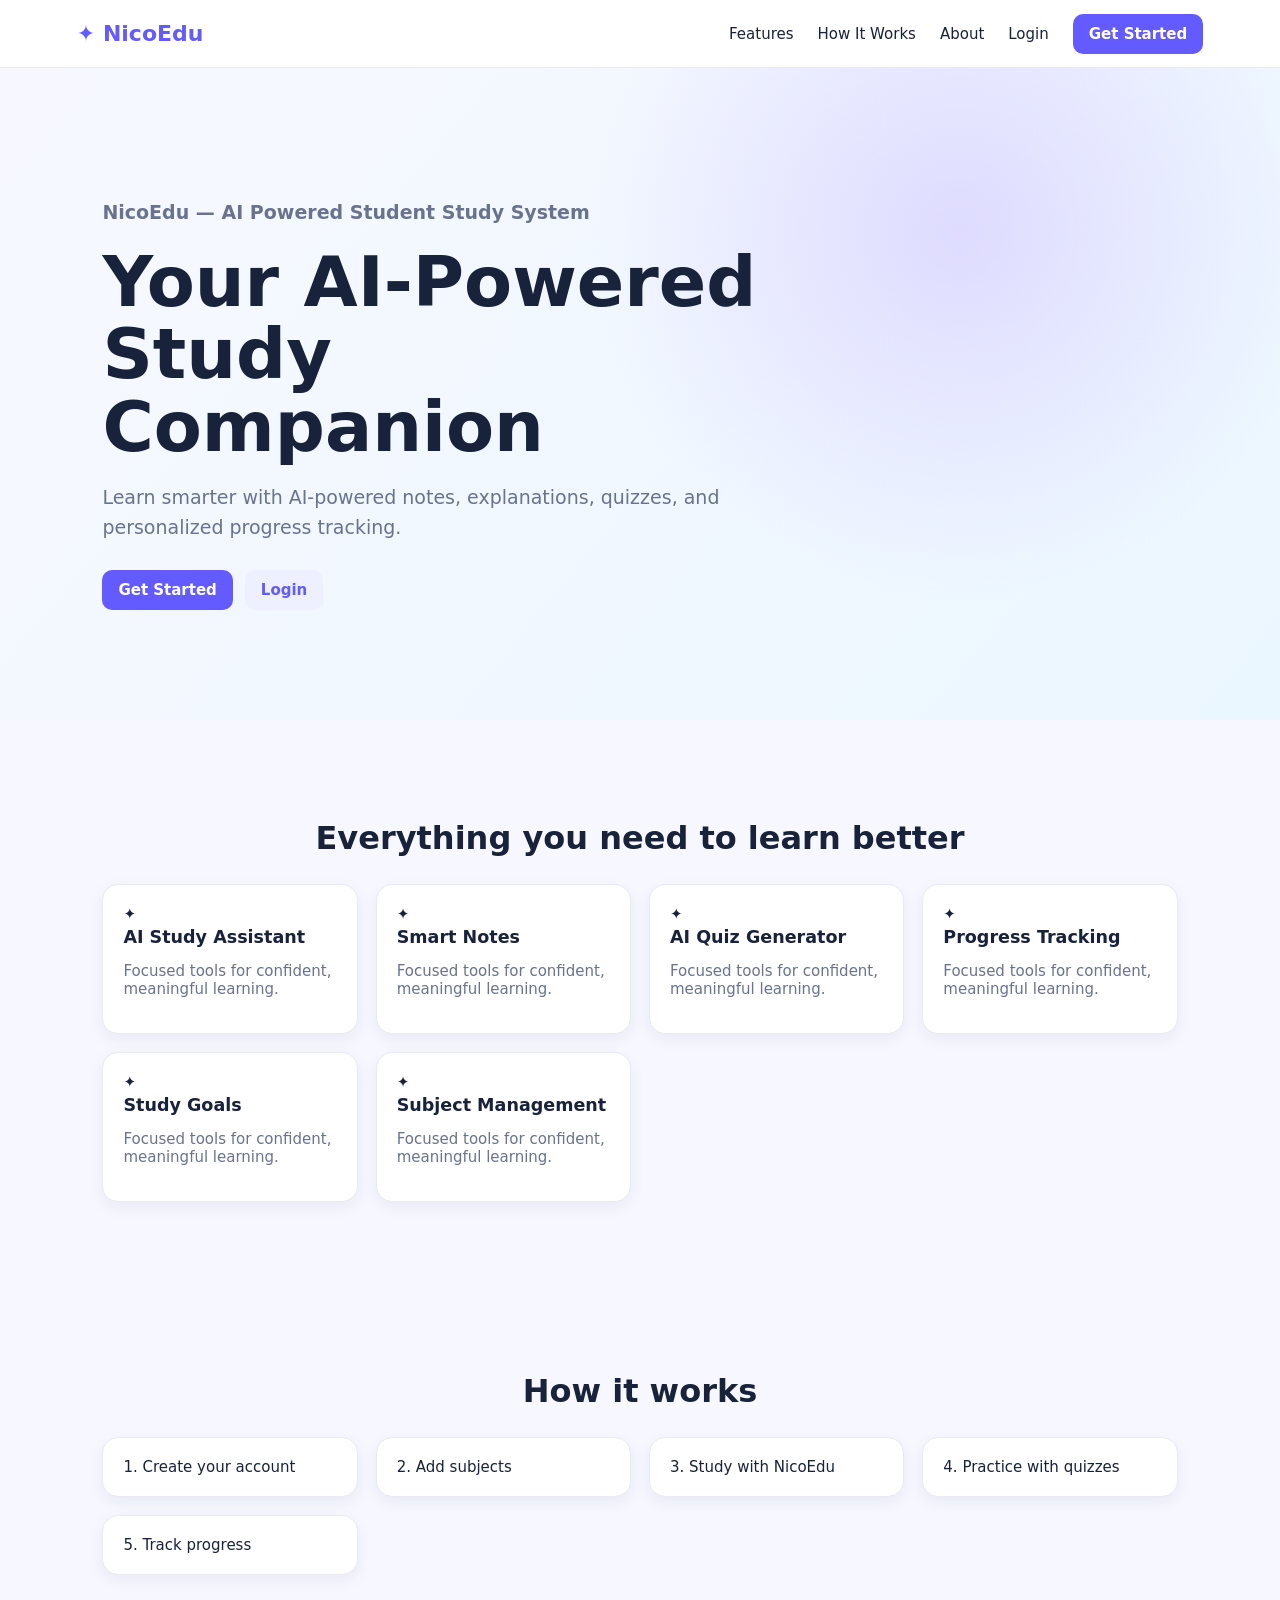
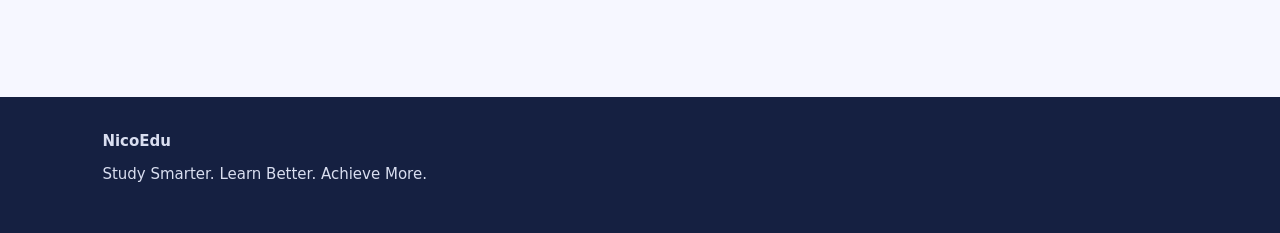
<file: frontend/index.html>
<!doctype html><html><head><meta charset="utf-8"><meta name="viewport" content="width=device-width,initial-scale=1"><title>NicoEdu — Study Smarter</title><link rel="stylesheet" href="css/style.css"></head><body><nav class="nav"><a class="brand">✦ NicoEdu</a><div class="nav-links"><a href="#features">Features</a><a href="#how">How It Works</a><a href="#about">About</a><a href="login.html">Login</a><a class="btn" href="register.html">Get Started</a></div></nav><header class="hero"><div><p class="brand">NicoEdu — AI Powered Student Study System</p><h1>Your AI-Powered Study Companion</h1><p>Learn smarter with AI-powered notes, explanations, quizzes, and personalized progress tracking.</p><div class="actions"><a class="btn" href="register.html">Get Started</a><a class="btn alt" href="login.html">Login</a></div></div></header><section id="features" class="section"><h2>Everything you need to learn better</h2><div class="grid">${''}</div></section><section id="how" class="section"><h2>How it works</h2><div class="grid"><div class="card">1. Create your account</div><div class="card">2. Add subjects</div><div class="card">3. Study with NicoEdu</div><div class="card">4. Practice with quizzes</div><div class="card">5. Track progress</div></div></section><footer id="about"><b>NicoEdu</b><p>Study Smarter. Learn Better. Achieve More.</p></footer><script>document.querySelector('#features .grid').innerHTML=['AI Study Assistant','Smart Notes','AI Quiz Generator','Progress Tracking','Study Goals','Subject Management'].map(x=>`<article class="card"><span class="icon">✦</span><h3>${x}</h3><p class="muted">Focused tools for confident, meaningful learning.</p></article>`).join('')</script></body></html>
</file>
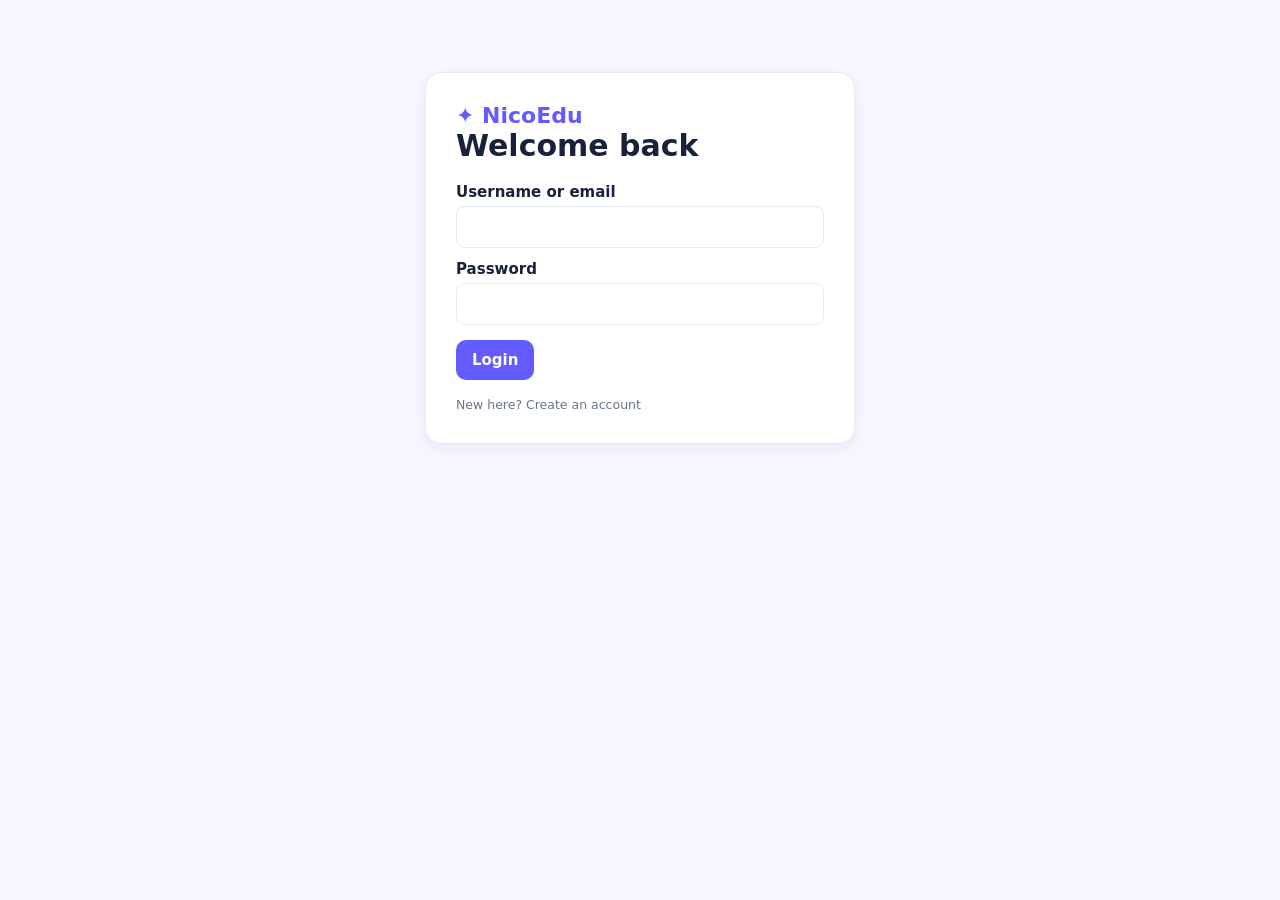
<file: frontend/admin.html>
<!doctype html><html><head><meta charset="utf-8"><meta name="viewport" content="width=device-width,initial-scale=1"><title>Admin | NicoEdu</title><link rel="stylesheet" href="css/style.css"></head><body data-page="admin"><script src="js/api.js"></script><script src="js/auth.js"></script><script src="js/admin.js"></script></body></html>
</file>
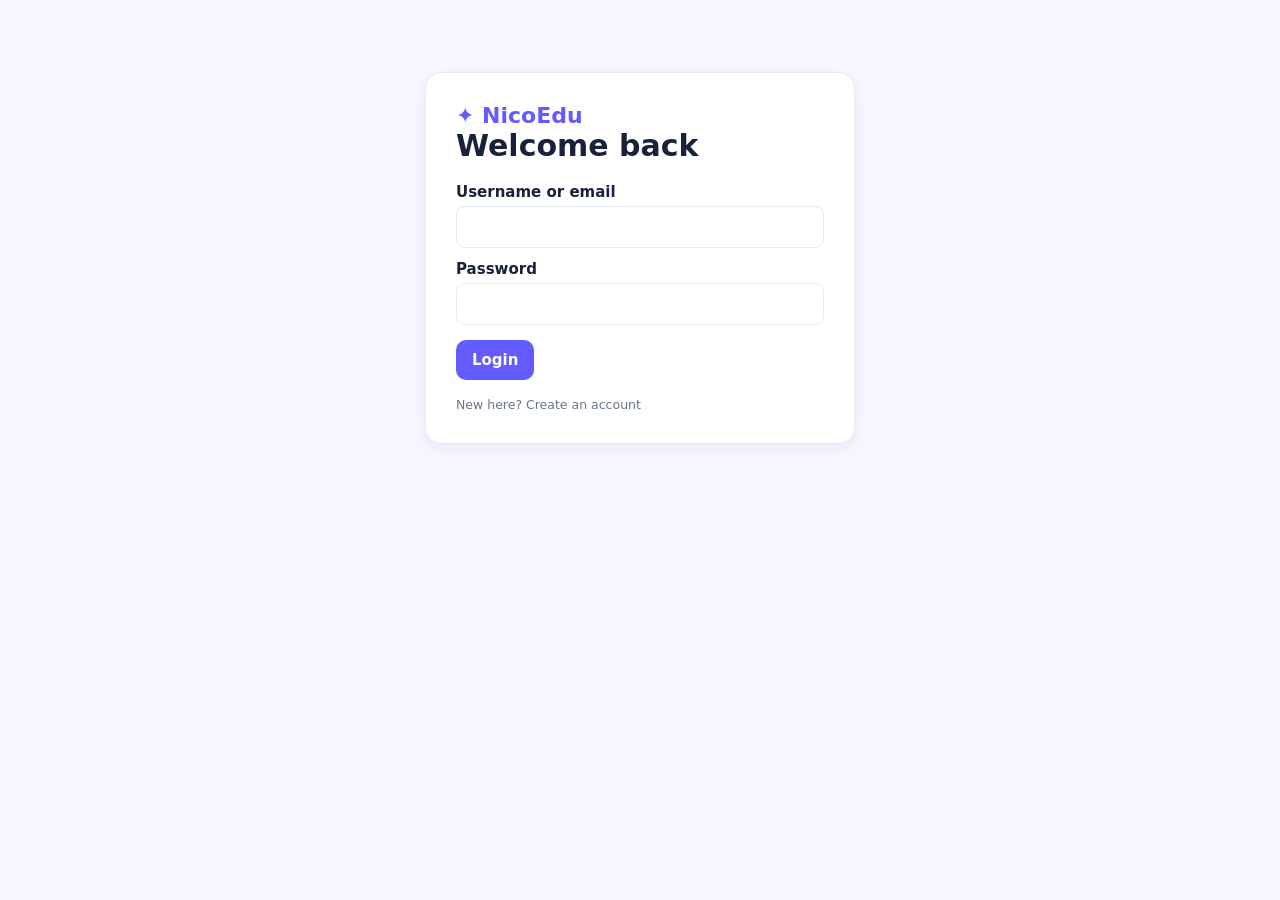
<file: frontend/ai.html>
<!doctype html><html><head><meta charset="utf-8"><meta name="viewport" content="width=device-width,initial-scale=1"><title>AI Assistant | NicoEdu</title><link rel="stylesheet" href="css/style.css"></head><body data-page="ai"><script src="js/api.js"></script><script src="js/auth.js"></script><script src="js/dashboard.js"></script><script src="js/ai.js"></script></body></html>
</file>
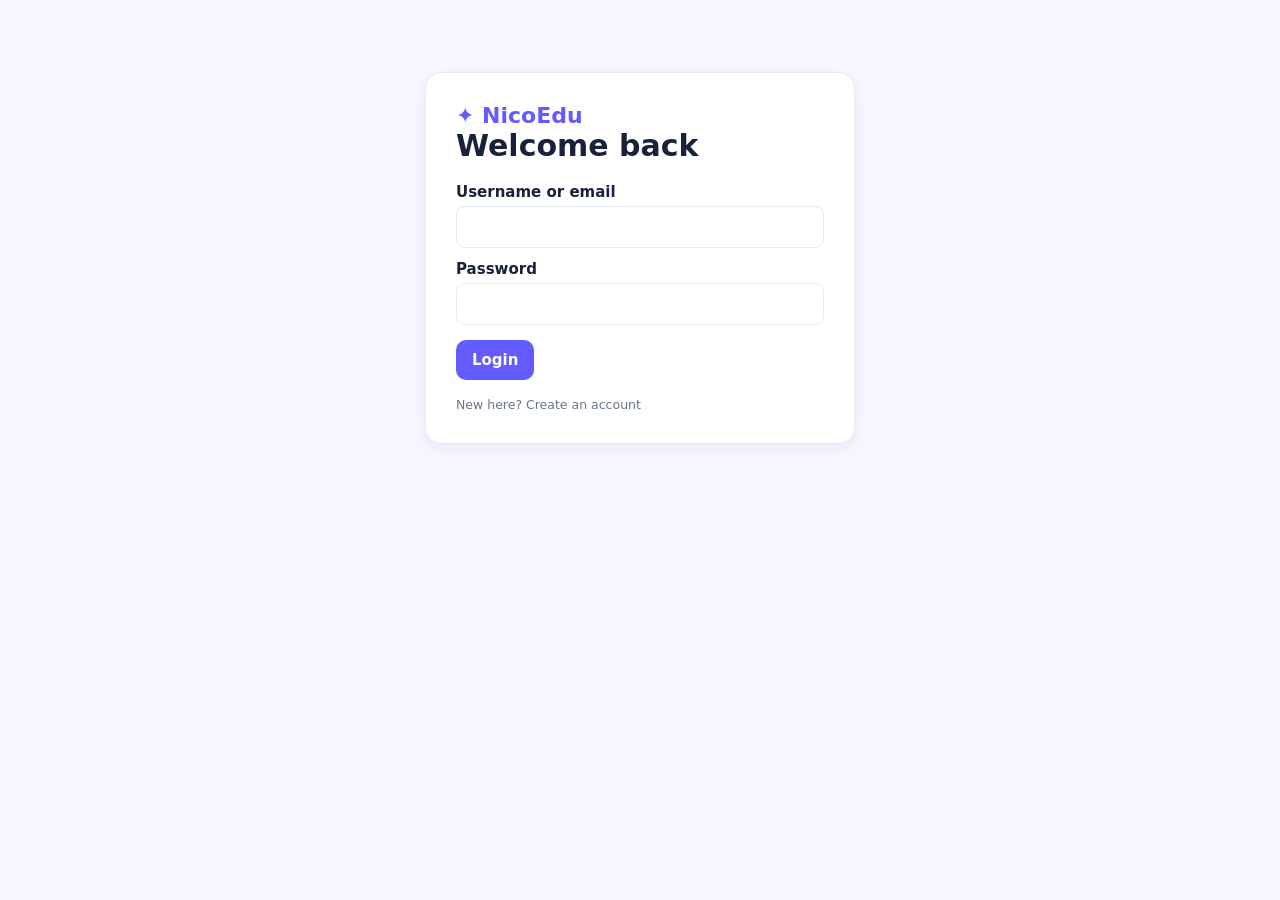
<file: frontend/dashboard.html>
<!doctype html><html><head><meta charset="utf-8"><meta name="viewport" content="width=device-width,initial-scale=1"><title>Dashboard | NicoEdu</title><link rel="stylesheet" href="css/style.css"><link rel="stylesheet" href="css/responsive.css"></head><body data-page="dashboard"><script src="js/api.js"></script><script src="js/auth.js"></script><script src="js/dashboard.js"></script></body></html>
</file>
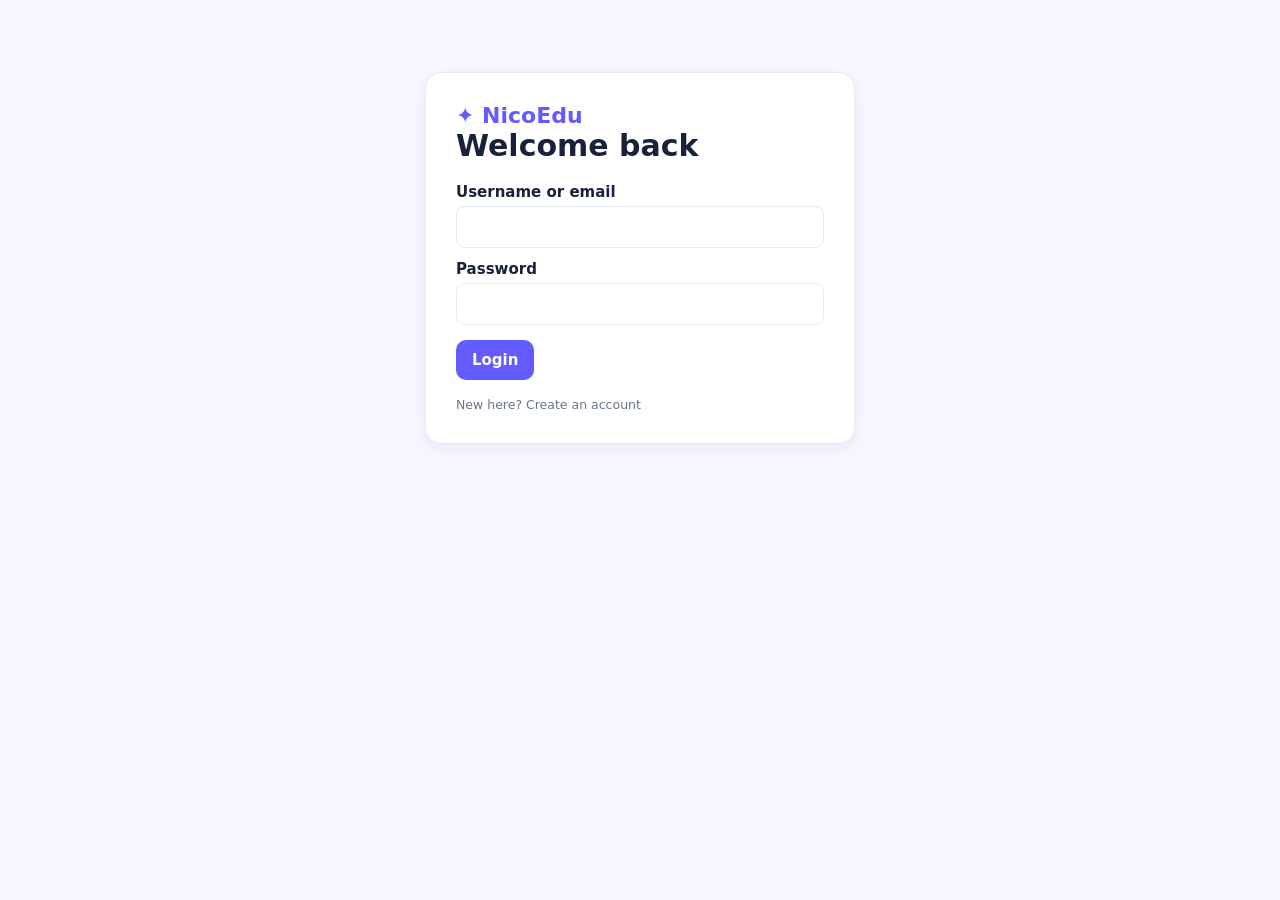
<file: frontend/goals.html>
<!doctype html><html><head><meta charset="utf-8"><meta name="viewport" content="width=device-width,initial-scale=1"><title>Goals | NicoEdu</title><link rel="stylesheet" href="css/style.css"></head><body data-page="goals"><script src="js/api.js"></script><script src="js/auth.js"></script><script src="js/dashboard.js"></script><script src="js/subjects.js"></script><script src="js/goals.js"></script></body></html>
</file>
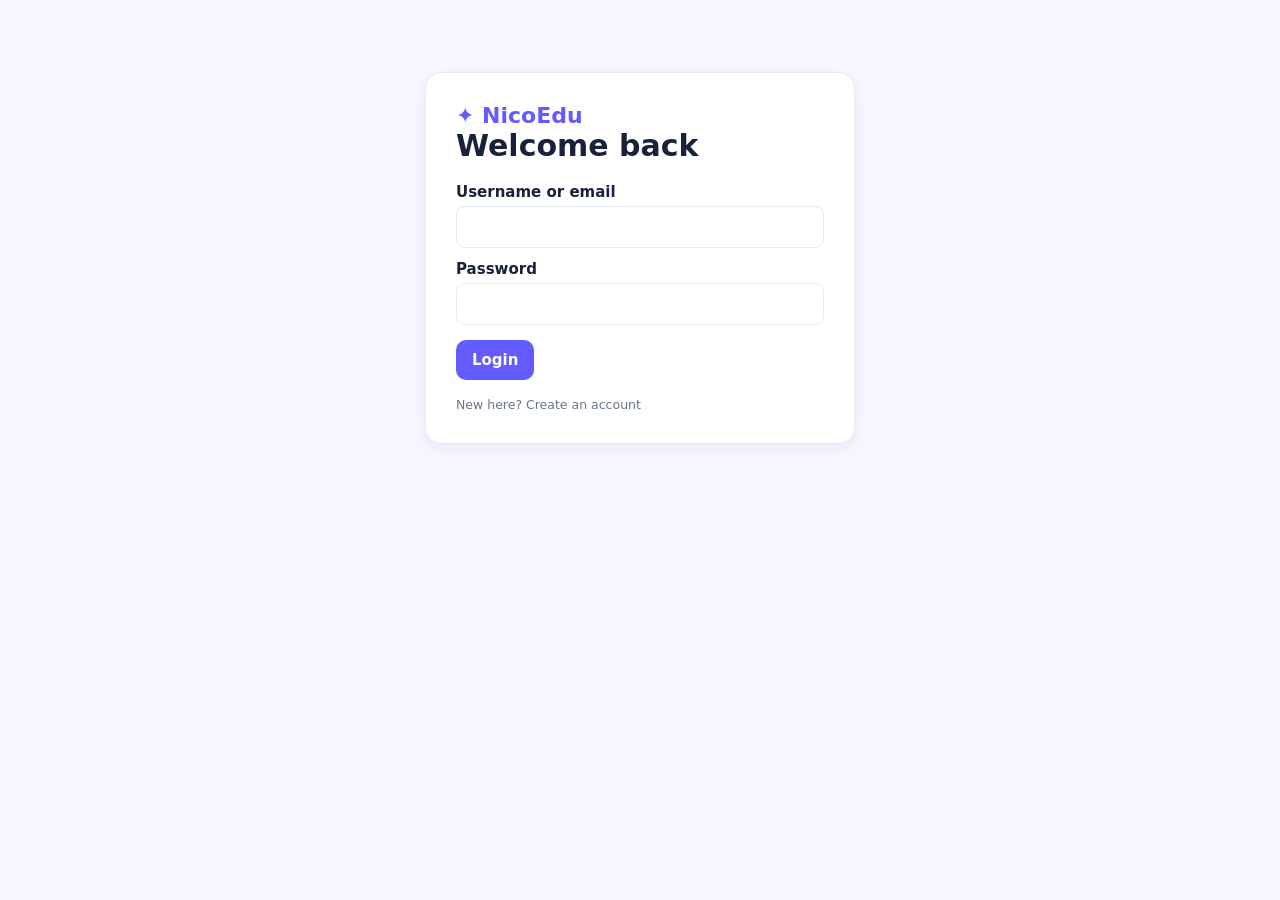
<file: frontend/login.html>
<!doctype html><html><head><meta charset="utf-8"><meta name="viewport" content="width=device-width,initial-scale=1"><title>Login | NicoEdu</title><link rel="stylesheet" href="css/style.css"><link rel="stylesheet" href="css/auth.css"></head><body><main class="auth"><form class="card" id="auth-form" data-type="login"><a class="brand" href="index.html">✦ NicoEdu</a><h1>Welcome back</h1><label>Username or email</label><input name="identifier" required><label>Password</label><input type="password" name="password" required><p><button>Login</button></p><small>New here? <a href="register.html">Create an account</a></small></form></main><script src="js/api.js"></script><script src="js/auth.js"></script></body></html>
</file>
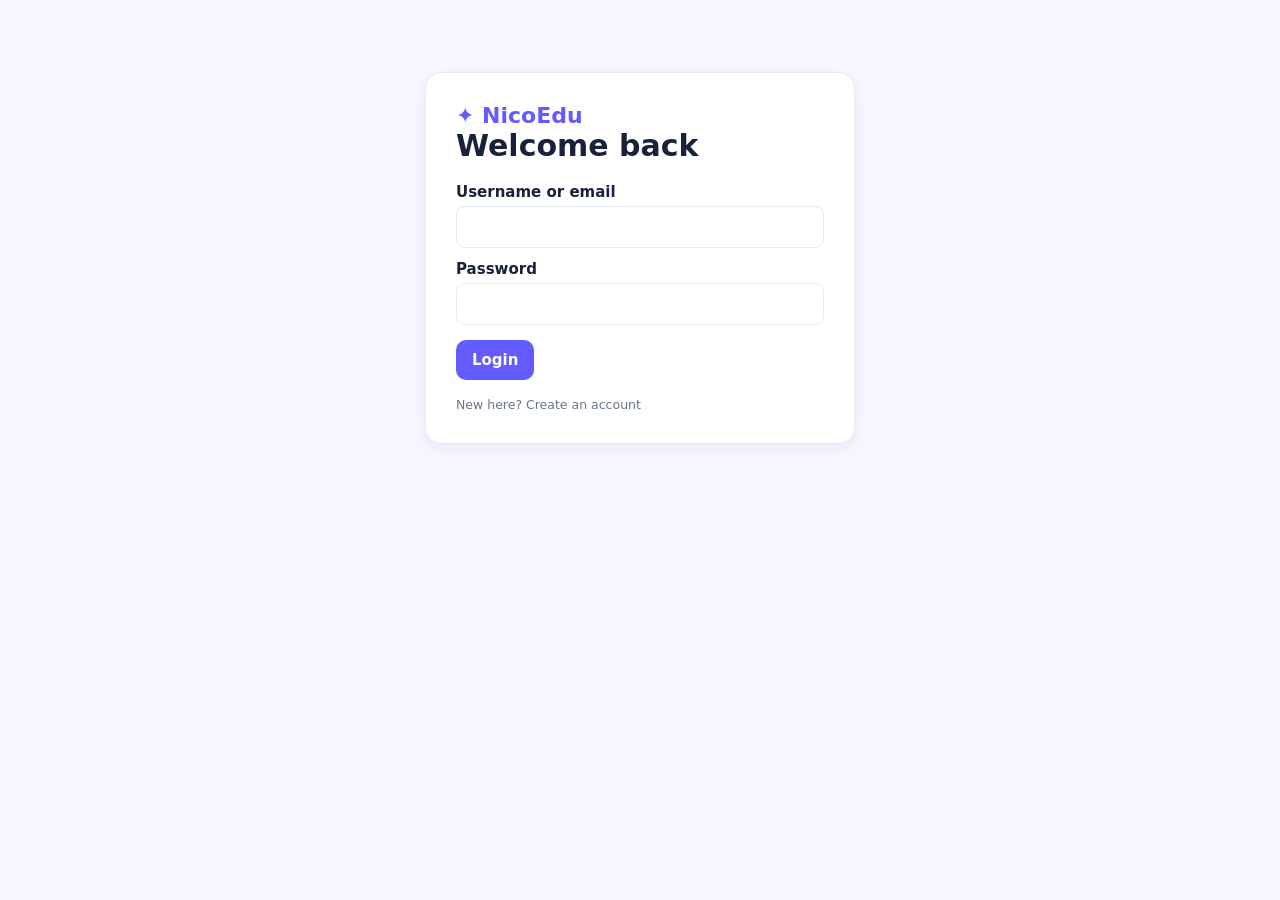
<file: frontend/notes.html>
<!doctype html><html><head><meta charset="utf-8"><meta name="viewport" content="width=device-width,initial-scale=1"><title>Notes | NicoEdu</title><link rel="stylesheet" href="css/style.css"></head><body data-page="notes"><script src="js/api.js"></script><script src="js/auth.js"></script><script src="js/dashboard.js"></script><script src="js/subjects.js"></script><script src="js/notes.js"></script></body></html>
</file>
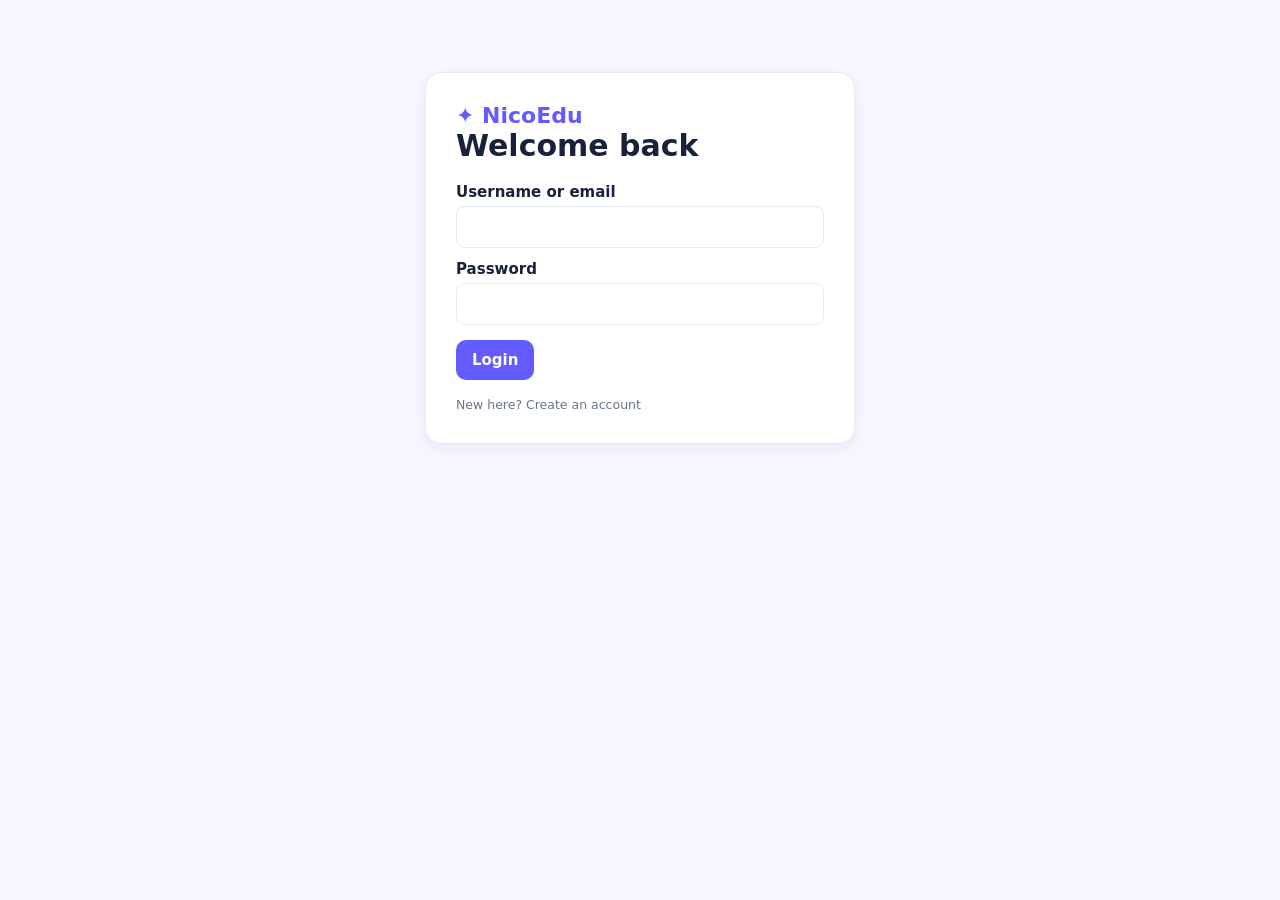
<file: frontend/profile.html>
<!doctype html><html><head><meta charset="utf-8"><meta name="viewport" content="width=device-width,initial-scale=1"><title>Profile | NicoEdu</title><link rel="stylesheet" href="css/style.css"></head><body data-page="profile"><script src="js/api.js"></script><script src="js/auth.js"></script><script src="js/dashboard.js"></script><script src="js/profile.js"></script></body></html>
</file>
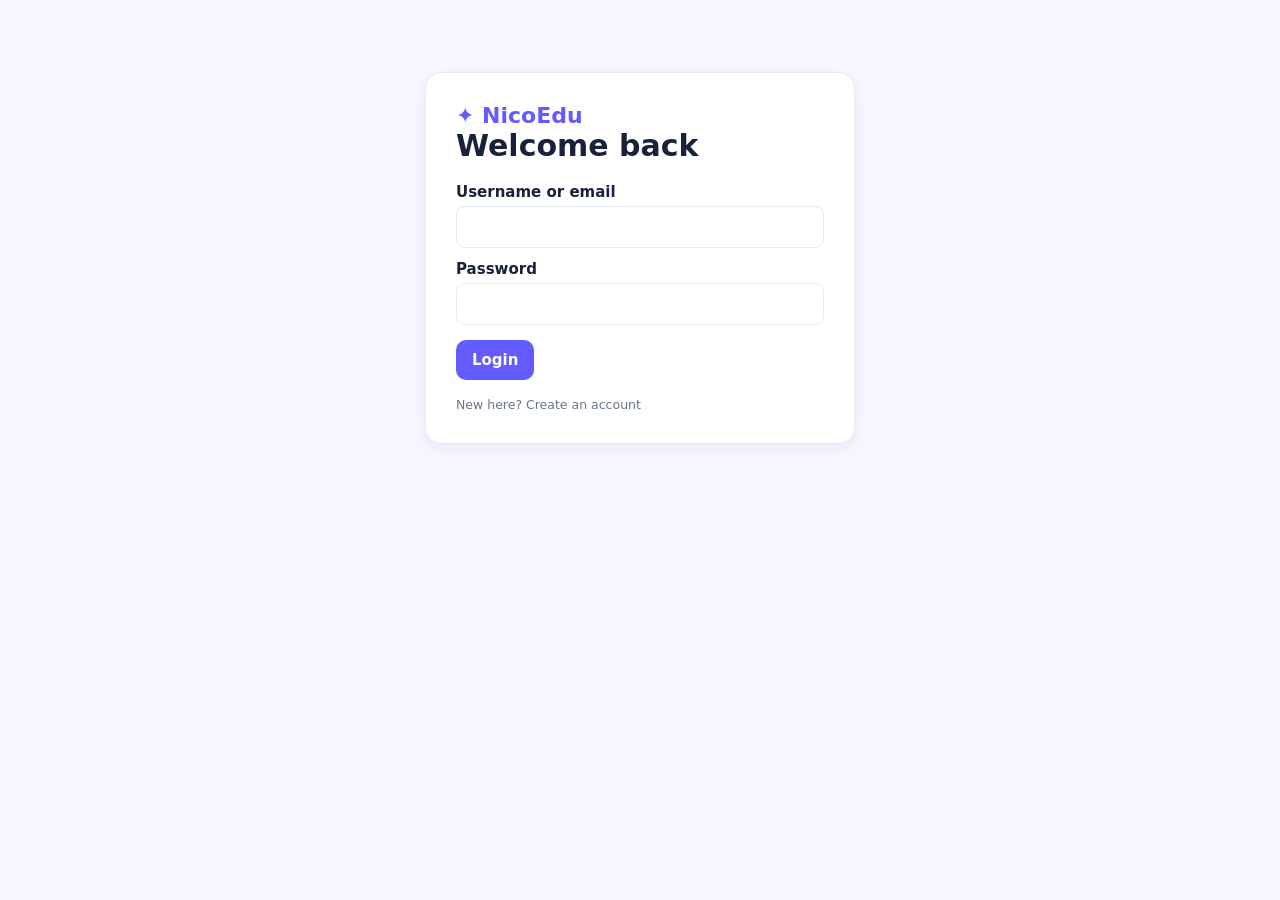
<file: frontend/progress.html>
<!doctype html><html><head><meta charset="utf-8"><meta name="viewport" content="width=device-width,initial-scale=1"><title>Progress | NicoEdu</title><link rel="stylesheet" href="css/style.css"></head><body data-page="progress"><script src="js/api.js"></script><script src="js/auth.js"></script><script src="js/dashboard.js"></script><script src="js/progress.js"></script></body></html>
</file>
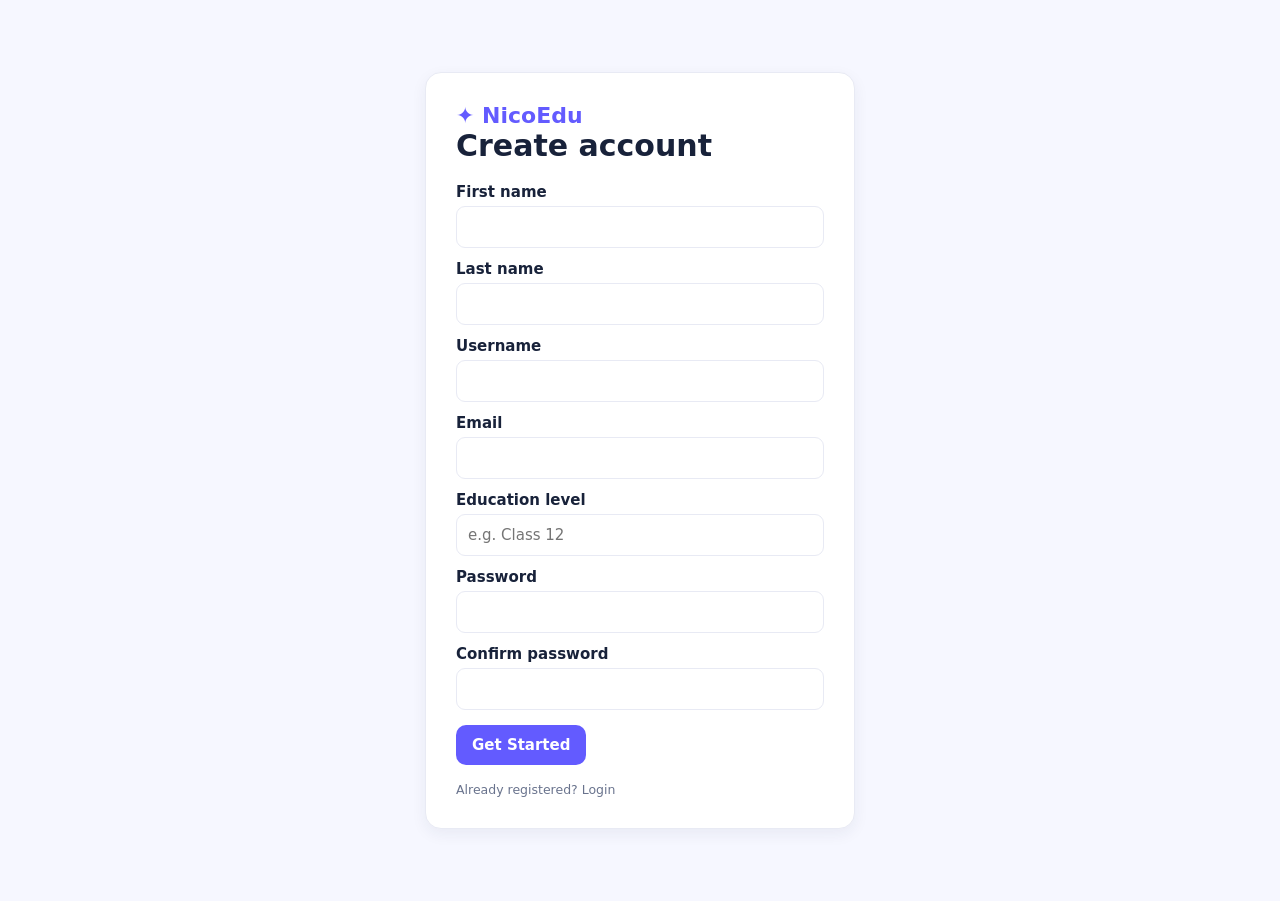
<file: frontend/register.html>
<!doctype html><html><head><meta charset="utf-8"><meta name="viewport" content="width=device-width,initial-scale=1"><title>Register | NicoEdu</title><link rel="stylesheet" href="css/style.css"><link rel="stylesheet" href="css/auth.css"></head><body><main class="auth"><form class="card" id="auth-form" data-type="register"><a class="brand" href="index.html">✦ NicoEdu</a><h1>Create account</h1><label>First name</label><input name="first_name" required><label>Last name</label><input name="last_name" required><label>Username</label><input name="username" required><label>Email</label><input name="email" type="email" required><label>Education level</label><input name="education_level" placeholder="e.g. Class 12"><label>Password</label><input name="password" type="password" minlength="8" required><label>Confirm password</label><input name="confirm" type="password" required><p><button>Get Started</button></p><small>Already registered? <a href="login.html">Login</a></small></form></main><script src="js/api.js"></script><script src="js/auth.js"></script></body></html>
</file>
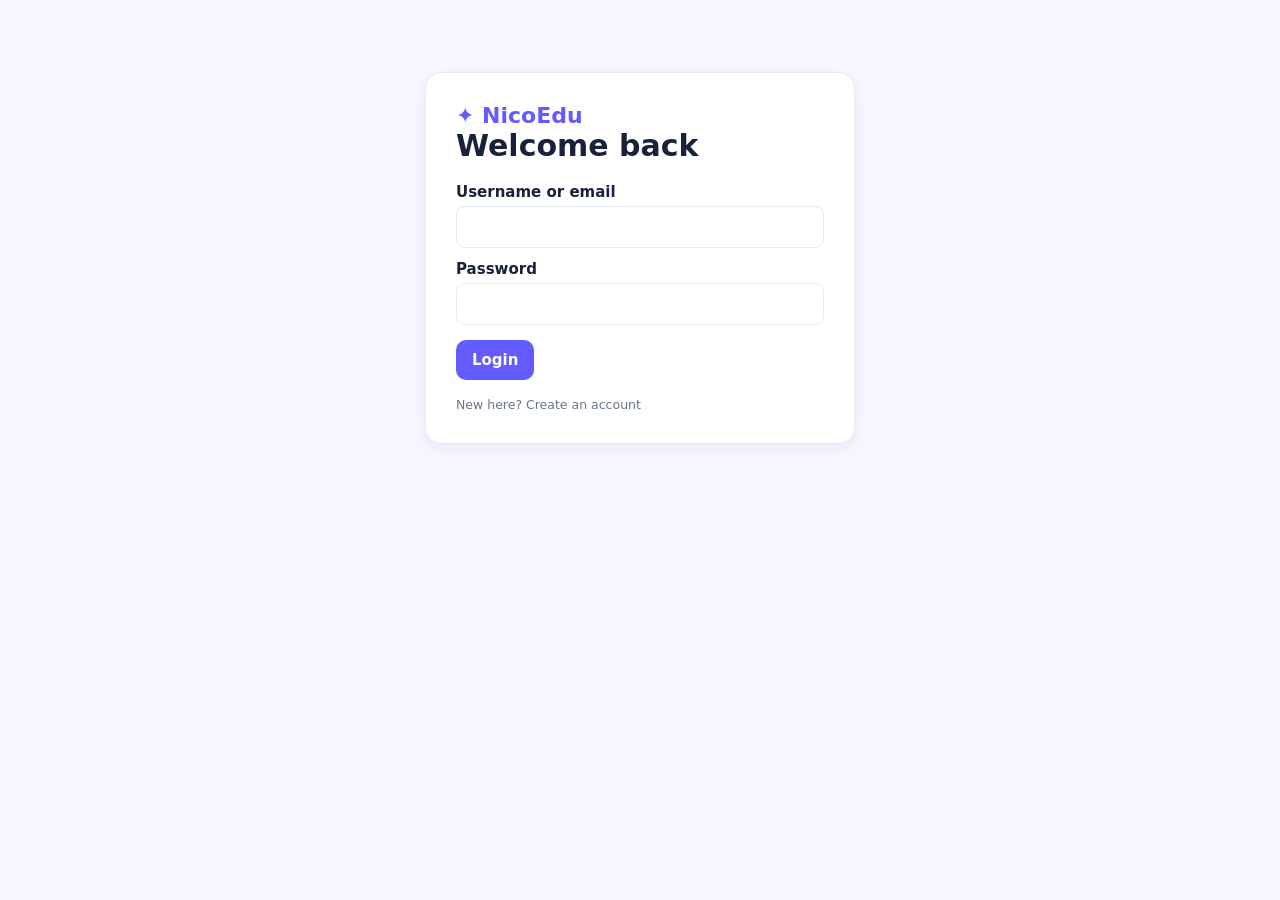
<file: frontend/results.html>
<!doctype html><html><head><meta charset="utf-8"><meta name="viewport" content="width=device-width,initial-scale=1"><title>Results | NicoEdu</title><link rel="stylesheet" href="css/style.css"></head><body data-page="results"><script src="js/api.js"></script><script src="js/auth.js"></script><script src="js/dashboard.js"></script><script src="js/results.js"></script></body></html>
</file>
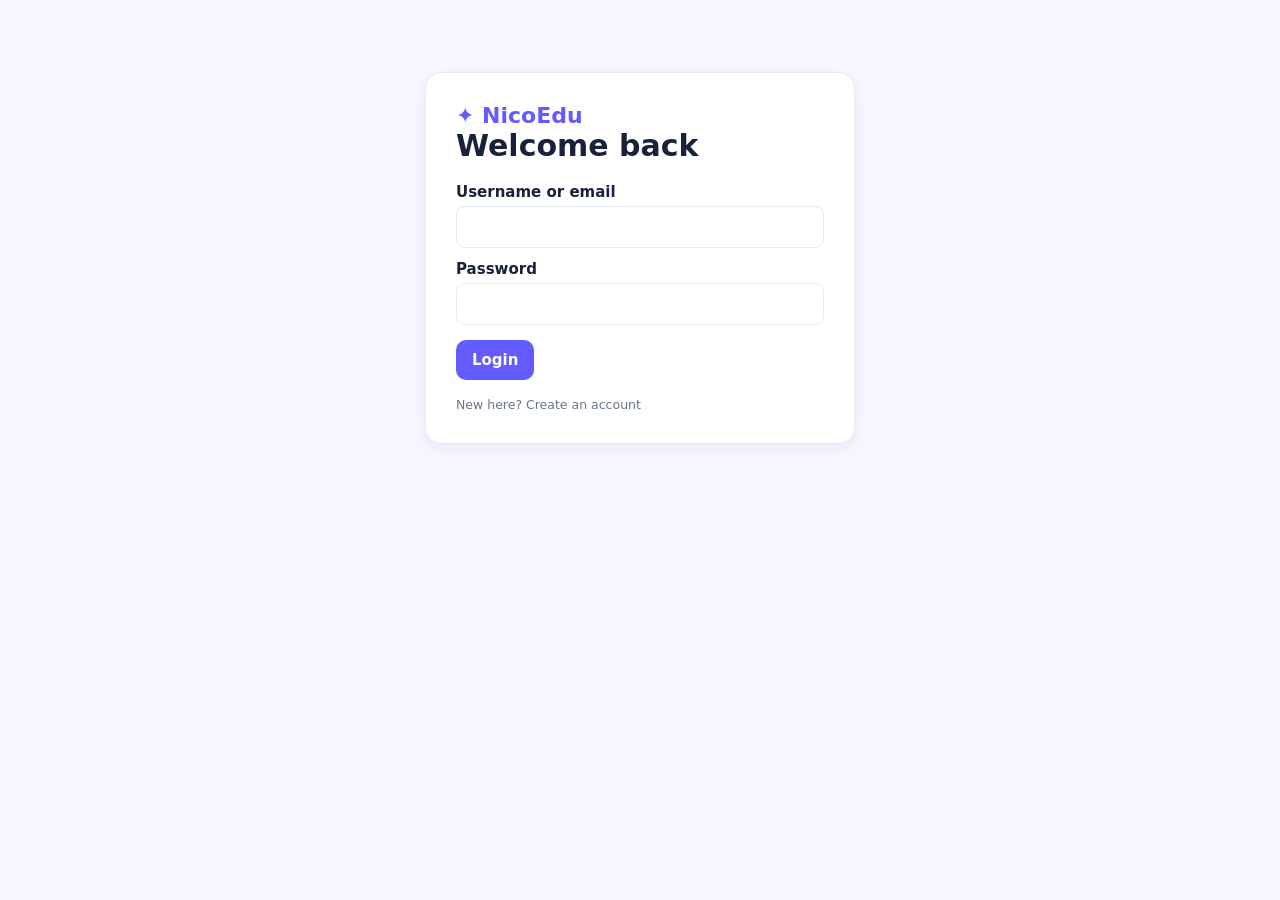
<file: frontend/settings.html>
<!doctype html><html><head><meta charset="utf-8"><meta name="viewport" content="width=device-width,initial-scale=1"><title>Settings | NicoEdu</title><link rel="stylesheet" href="css/style.css"></head><body data-page="settings"><script src="js/api.js"></script><script src="js/auth.js"></script><script src="js/dashboard.js"></script><script src="js/settings.js"></script></body></html>
</file>
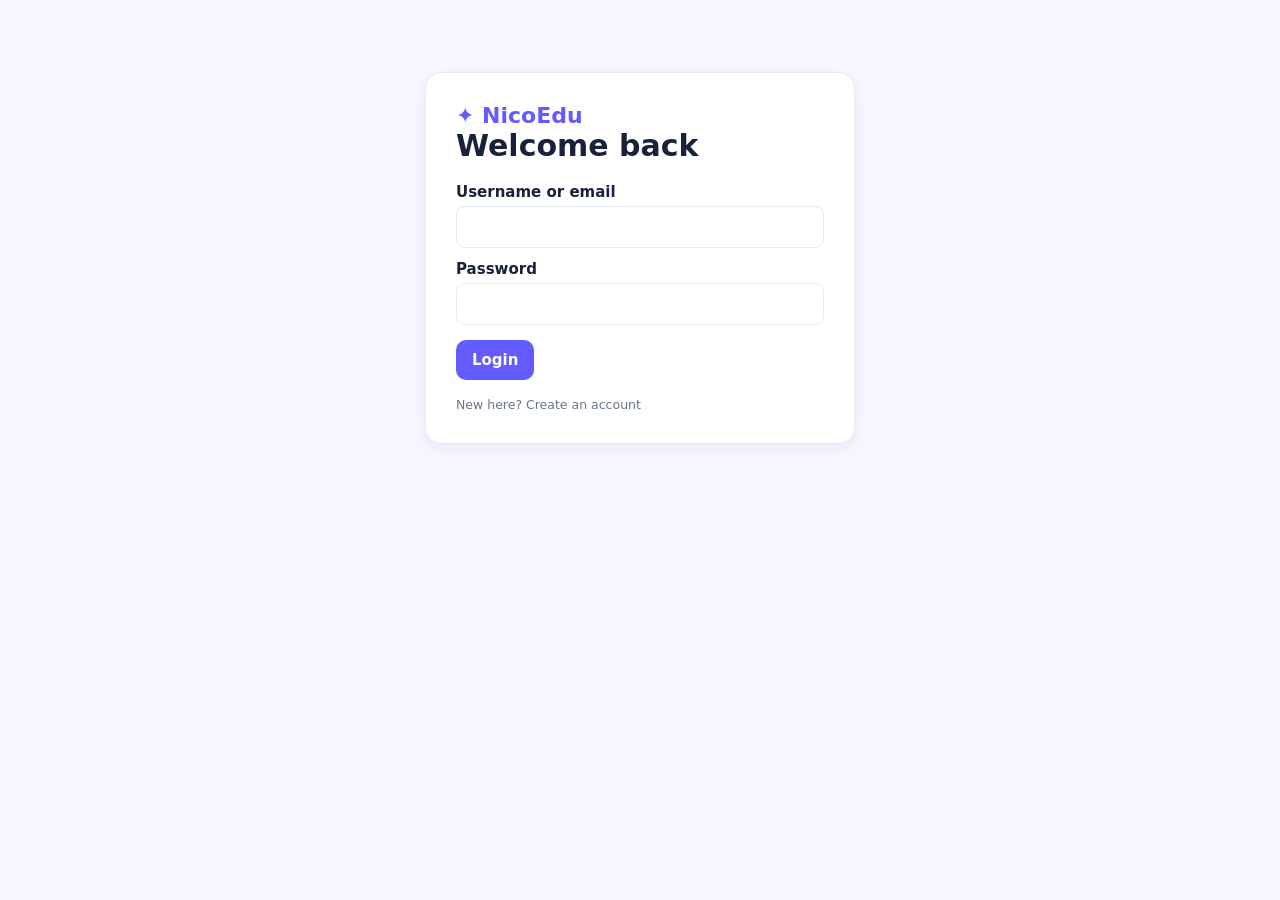
<file: frontend/subject.html>
<!doctype html><html><head><meta charset="utf-8"><meta name="viewport" content="width=device-width,initial-scale=1"><title>Subject | NicoEdu</title><link rel="stylesheet" href="css/style.css"><link rel="stylesheet" href="css/responsive.css"></head><body data-page="subject"><script src="js/api.js"></script><script src="js/auth.js"></script><script src="js/dashboard.js"></script><script src="js/subjects.js"></script></body></html>
</file>
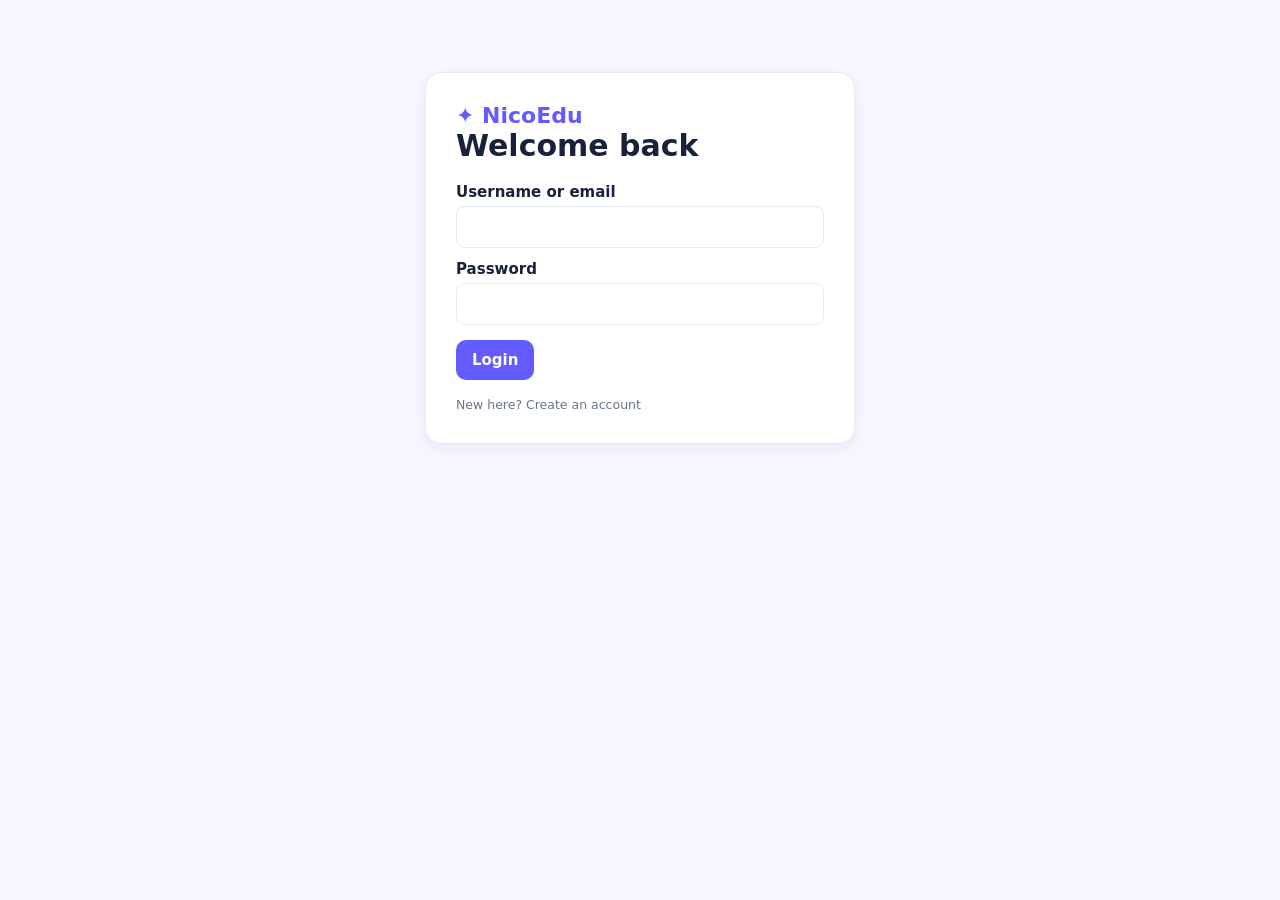
<file: frontend/subjects.html>
<!doctype html><html><head><meta charset="utf-8"><meta name="viewport" content="width=device-width,initial-scale=1"><title>Subjects | NicoEdu</title><link rel="stylesheet" href="css/style.css"><link rel="stylesheet" href="css/responsive.css"></head><body data-page="subjects"><script src="js/api.js"></script><script src="js/auth.js"></script><script src="js/dashboard.js"></script><script src="js/subjects.js"></script></body></html>
</file>
<file: frontend/css/style.css>
:root{--p:#635bff;--blue:#2677ff;--bg:#f6f7ff;--card:#fff;--text:#18223a;--muted:#69738d;--line:#e8eaf4;--good:#19a974;--bad:#e05263}*{box-sizing:border-box}body{margin:0;font:15px Inter,ui-sans-serif,system-ui,sans-serif;background:var(--bg);color:var(--text)}a{text-decoration:none;color:inherit}button,.btn,input,select,textarea{font:inherit}button,.btn{border:0;border-radius:10px;padding:11px 16px;background:var(--p);color:#fff;cursor:pointer;font-weight:700}.btn.alt,button.alt{background:#eef0ff;color:var(--p)}input,select,textarea{width:100%;padding:11px;border:1px solid var(--line);border-radius:9px;background:var(--card);color:var(--text)}label{display:block;margin:12px 0 5px;font-weight:650}.nav{height:68px;display:flex;align-items:center;justify-content:space-between;padding:0 6%;background:#fff;border-bottom:1px solid var(--line)}.brand{font-size:22px;font-weight:800;color:var(--p)}.nav-links{display:flex;gap:24px;align-items:center}.hero{min-height:530px;padding:110px 8%;background:radial-gradient(circle at 75% 25%,#dedbff,transparent 34%),linear-gradient(130deg,#f7f8ff,#ebf7ff);display:flex;align-items:center}.hero>div{max-width:680px}.hero h1{font-size:clamp(40px,6vw,70px);line-height:1.03;margin:0}.hero p{font-size:19px;color:var(--muted);line-height:1.6}.actions{display:flex;gap:12px;margin-top:28px}.section{padding:72px 8%;max-width:1300px;margin:auto}.section h2{text-align:center;font-size:32px}.grid{display:grid;grid-template-columns:repeat(auto-fit,minmax(210px,1fr));gap:18px}.card{background:var(--card);padding:20px;border:1px solid var(--line);border-radius:16px;box-shadow:0 5px 15px #252b5510}.card h3{margin:4px 0 8px}.muted{color:var(--muted)}footer{background:#152041;color:#d9def0;padding:35px 8%;margin-top:50px}.app{display:flex;min-height:100vh}.side{width:245px;padding:24px 14px;background:#172142;color:#fff;position:fixed;inset:0 auto 0 0}.side a{display:block;padding:11px 14px;border-radius:9px;color:#c9d1ee;margin:3px 0}.side a:hover,.side a.active{background:#34416b;color:#fff}.main{margin-left:245px;padding:30px;width:calc(100% - 245px)}.top{display:flex;justify-content:space-between;align-items:center}.stats{display:grid;grid-template-columns:repeat(auto-fit,minmax(165px,1fr));gap:16px;margin:24px 0}.stat b{font-size:27px;display:block}.bar{height:8px;border-radius:5px;background:#e6e9fa;overflow:hidden}.bar i{display:block;height:100%;background:linear-gradient(90deg,var(--blue),var(--p))}.row{display:flex;gap:10px;align-items:center}.spread{justify-content:space-between}.table{width:100%;border-collapse:collapse}.table td,.table th{padding:12px;border-bottom:1px solid var(--line);text-align:left}.modal{position:fixed;inset:0;background:#11182788;display:grid;place-items:center;padding:20px;z-index:5}.modal .card{width:min(540px,100%)}.toast{position:fixed;right:20px;bottom:20px;background:#172142;color:#fff;padding:13px 17px;border-radius:10px;z-index:10}.chat{height:55vh;overflow:auto;padding:16px}.message{max-width:78%;padding:13px;margin:10px 0;border-radius:14px;background:#eeeefe}.message.user{margin-left:auto;background:var(--p);color:#fff}.hidden{display:none}.danger{background:var(--bad)}body.dark{--bg:#101628;--card:#18213a;--text:#f0f3ff;--muted:#a8b2cc;--line:#2d3858}.auth{max-width:430px;margin:8vh auto}.auth .card{padding:30px}
</file>
<file: frontend/css/responsive.css>
@media(max-width:750px){.nav-links a:not(.btn){display:none}.side{transform:translateX(-100%);transition:.2s;z-index:3}.side.open{transform:translateX(0)}.main{margin:0;width:100%;padding:20px}.main:before{content:'☰';font-size:24px;cursor:pointer}.table{font-size:12px}.hero{padding:70px 8%}.top{align-items:flex-start;gap:10px}.row{flex-wrap:wrap}}
</file>
<file: frontend/css/auth.css>
.auth h1{margin-top:0}.auth small{color:var(--muted)}
</file>
